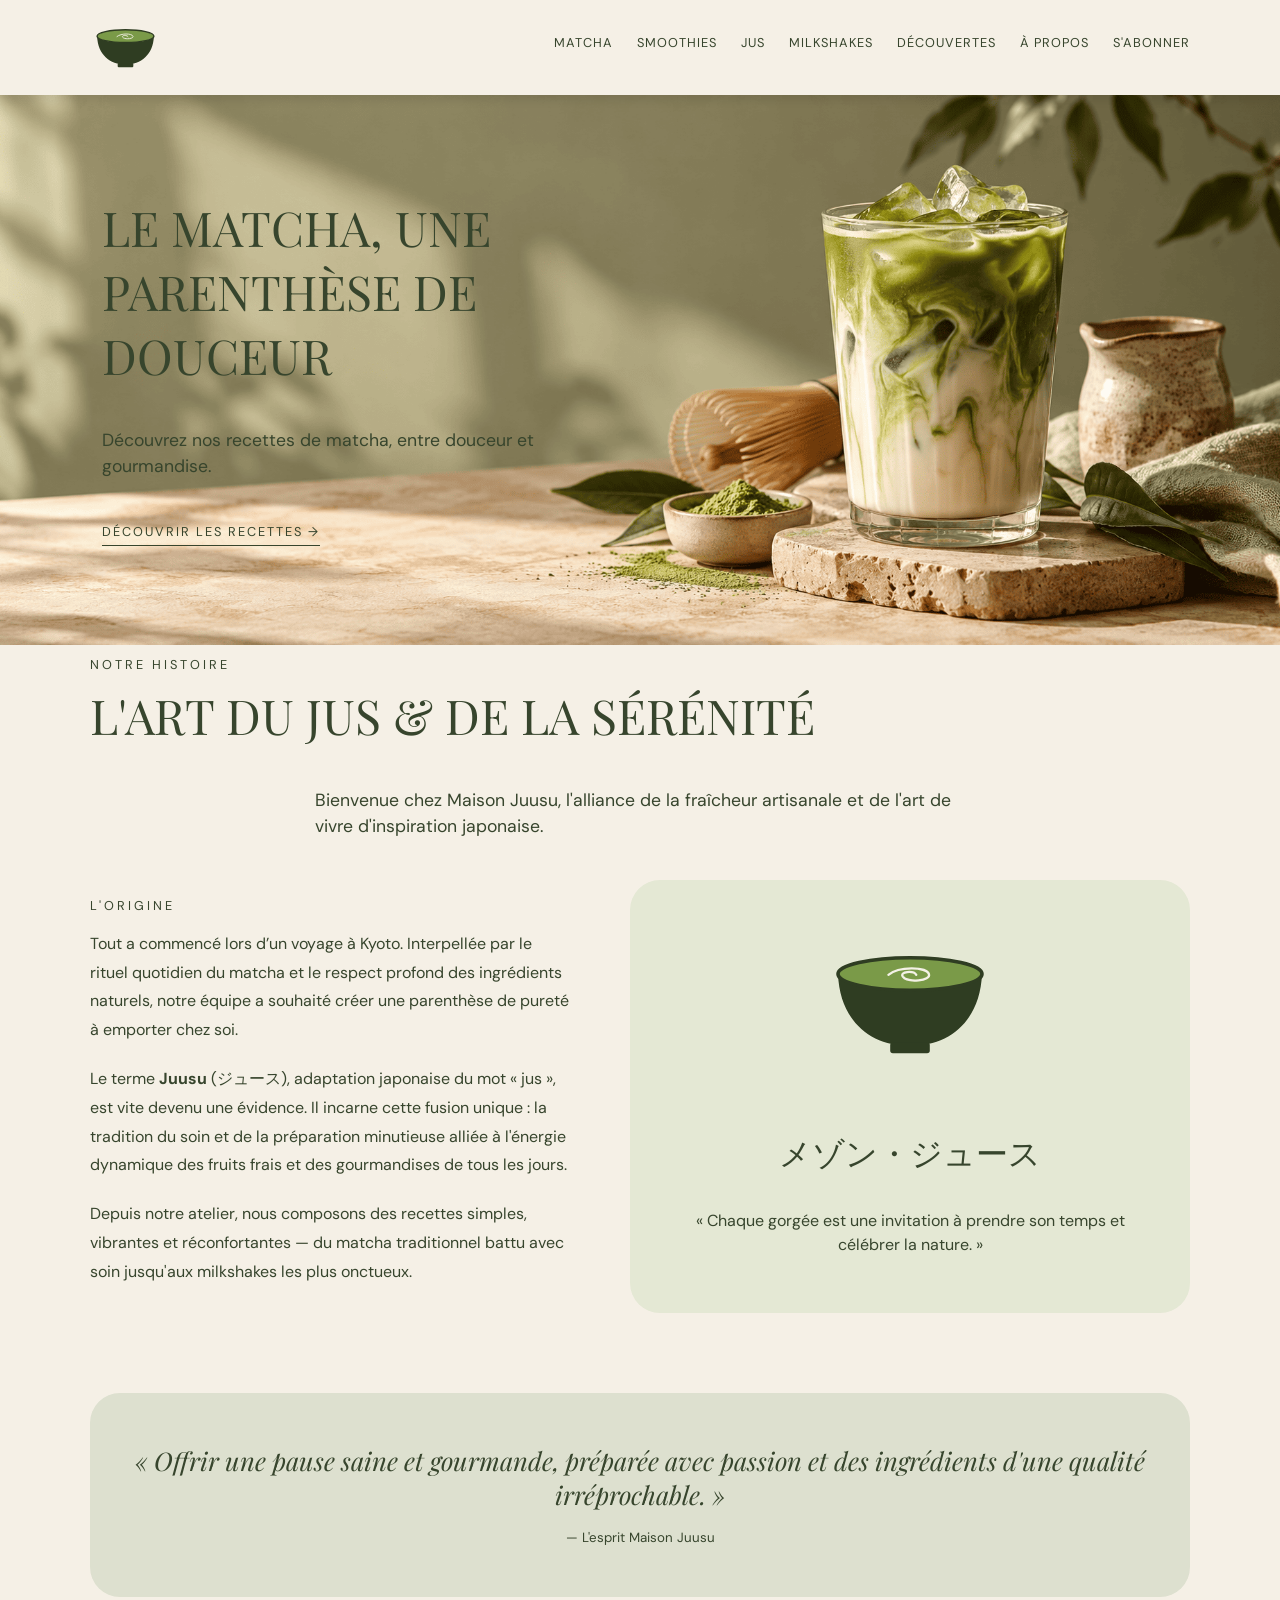
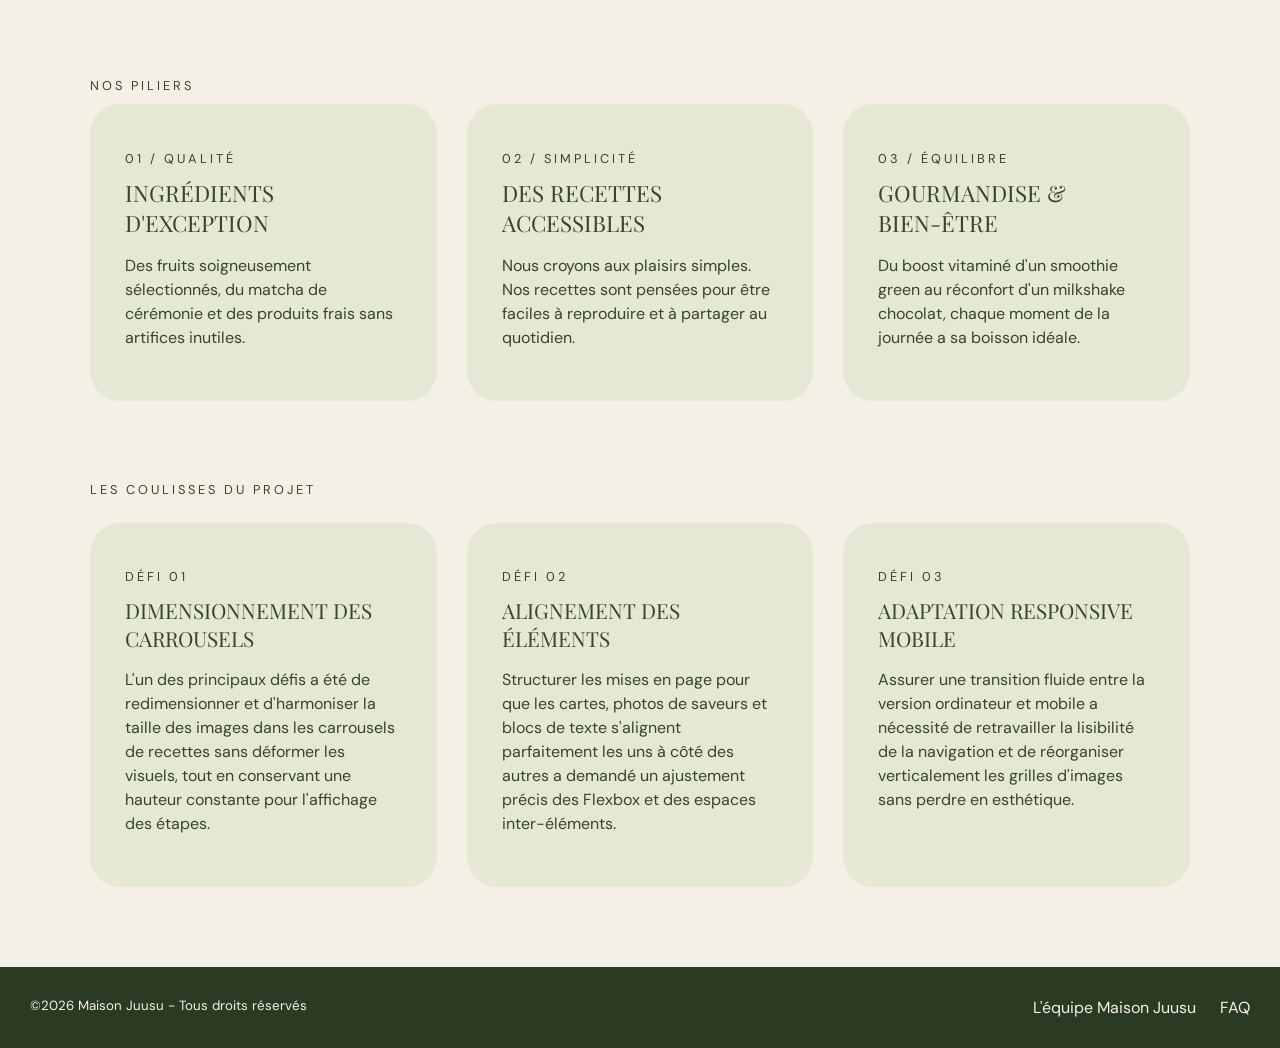
<file: apropos.html>
<!doctype html>
<html lang="fr">
  <head>
    <meta charset="UTF-8" />
    <meta name="viewport" content="width=device-width, initial-scale=1.0" />
    <title>Maison Juusu</title>
    <link rel="stylesheet" href="style.css" />
    <link rel="icon" type="image/svg+xml" href="images/logo_bol.svg" />
</head>
  </head>
  <body>
    <header>
      <div class="container">
        <a href="index.html"
          ><img src="images/logo_bol.svg" alt="logo Maison Juusu" height="60"
        /></a>
        <nav>
          <ul>
            <li><a href="#matcha">Matcha</a></li>
            <li><a href="#smoothies">Smoothies</a></li>
            <li><a href="#jus">Jus</a></li>
            <li><a href="#milkshakes">Milkshakes</a></li>
            <li><a href="decouvertes.html">Découvertes</a></li>
            <li><a href="apropos.html">À propos</a></li>
            <li><a href="abonnement.html">S'abonner</a></li>
          </ul>
        </nav>
      </div>
    </header>

    <!-- Banniere : l'image est mise en fond dans le CSS (comme .banner du cours) -->
    <section id="matcha" class="banner">
      <h1>Le matcha, une parenthèse de douceur</h1>
      <p>Découvrez nos recettes de matcha, entre douceur et gourmandise.</p>
      <a class="lien" href="recettes-matcha.html">Découvrir les recettes →</a>
    </section>

    <main>
  <div class="container">
    <section class="intro-apropos">
      <h2>Notre Histoire</h2>
      <h1>L'art du jus & de la sérénité</h1>
      <p>
        Bienvenue chez Maison Juusu, l'alliance de la fraîcheur artisanale 
        et de l'art de vivre d'inspiration japonaise.
      </p>
    </section>

    <section class="histoire-section">
      <div class="histoire-texte">
        <h2>L'Origine</h2>
        <p>
          Tout a commencé lors d’un voyage à Kyoto. Interpellée par le rituel quotidien 
          du matcha et le respect profond des ingrédients naturels, notre équipe 
          a souhaité créer une parenthèse de pureté à emporter chez soi. 
        </p>
        <p>
          Le terme <strong>Juusu</strong> (ジュース), adaptation japonaise du mot « jus », 
          est vite devenu une évidence. Il incarne cette fusion unique : la tradition du soin et de la préparation minutieuse alliée à l'énergie dynamique des fruits frais et des gourmandises de tous les jours.
        </p>
        <p>
          Depuis notre atelier, nous composons des recettes simples, vibrantes et réconfortantes — 
          du matcha traditionnel battu avec soin jusqu'aux milkshakes les plus onctueux.
        </p>
      </div>

      <div class="histoire-image">
        <img src="images/logo_bol.svg" alt="Maison Juusu Bol" style="max-width: 180px; margin-bottom: 20px;" />
        <h3>メゾン・ジュース</h3>
        <p>« Chaque gorgée est une invitation à prendre son temps et célébrer la nature. »</p>
      </div>
    </section>

    <section class="citation">
      <blockquote>
        « Offrir une pause saine et gourmande, préparée avec passion et des ingrédients d'une qualité irréprochable. »
      </blockquote>
      <small>— L'esprit Maison Juusu</small>
    </section>

    <h2>Nos Piliers</h2>
    <section class="valeurs-grid">
      <div class="valeur-carte">
        <h2>01 / Qualité</h2>
        <h3>Ingrédients d'exception</h3>
        <p>
          Des fruits soigneusement sélectionnés, du matcha de cérémonie et des produits frais sans artifices inutiles.
        </p>
      </div>

      <div class="valeur-carte">
        <h2>02 / Simplicité</h2>
        <h3>Des recettes accessibles</h3>
        <p>
          Nous croyons aux plaisirs simples. Nos recettes sont pensées pour être faciles à reproduire et à partager au quotidien.
        </p>
      </div>

      <div class="valeur-carte">
        <h2>03 / Équilibre</h2>
        <h3>Gourmandise & Bien-être</h3>
        <p>
          Du boost vitaminé d'un smoothie green au réconfort d'un milkshake chocolat, chaque moment de la journée a sa boisson idéale.
        </p>
      </div>
    </section>

    <!-- Nouveau bloc : Les difficultés rencontrées pendant le projet -->
    <h2 class="section-titre-h2">Les Coulisses du Projet</h2>
    <section class="difficultes-grid">
      <div class="difficulte-carte">
        <h2>DÉFI 01</h2>
        <h3>Dimensionnement des carrousels</h3>
        <p>
          L'un des principaux défis a été de redimensionner et d'harmoniser la taille des images dans les carrousels de recettes sans déformer les visuels, tout en conservant une hauteur constante pour l'affichage des étapes.
        </p>
      </div>

      <div class="difficulte-carte">
        <h2>DÉFI 02</h2>
        <h3>Alignement des éléments</h3>
        <p>
          Structurer les mises en page pour que les cartes, photos de saveurs et blocs de texte s'alignent parfaitement les uns à côté des autres a demandé un ajustement précis des Flexbox et des espaces inter-éléments.
        </p>
      </div>

      <div class="difficulte-carte">
        <h2>DÉFI 03</h2>
        <h3>Adaptation Responsive Mobile</h3>
        <p>
          Assurer une transition fluide entre la version ordinateur et mobile a nécessité de retravailler la lisibilité de la navigation et de réorganiser verticalement les grilles d'images sans perdre en esthétique.
        </p>
      </div>
    </section>

  </div>
</main>
<footer>
  <small>&copy;2026 Maison Juusu - Tous droits réservés</small>
  <ul>
    <li><a href="nous.html">L'équipe Maison Juusu</a></li>
    <li><a href="faq.html">FAQ</a></li>
  </ul>
</footer>
</file>
<file: style.css>
@import url("https://fonts.googleapis.com/css2?family=DM+Sans:wght@400;500&family=Playfair+Display:wght@400;500&display=swap");

html {
  font-size: 16px;
}

body {
  font-family: "DM Sans", sans-serif;
  margin: 0;
  background-color: #f5f0e6;
  color: #37452d;
}

h1,
h3 {
  font-family: "Playfair Display", serif;
  font-weight: 400;
  text-transform: uppercase;
}

h1 {
  font-size: 3rem;
  margin-top: 0;
}

h3 {
  font-size: 2rem;
}

/* h2 = petit sur-titre en majuscules */
h2 {
  font-size: 0.8rem;
  font-weight: 400;
  text-transform: uppercase;
  letter-spacing: 3px;
}

p {
  line-height: 1.5;
}

a {
  text-decoration: none;
  color: inherit;
}

a:hover {
  color: #947052;
}

/* liens texte soulignes ("Découvrir les recettes →") */
.lien {
  font-size: 0.8rem;
  text-transform: uppercase;
  letter-spacing: 2px;
  border-bottom: solid 1px;
  padding-bottom: 5px;
}

.container {
  margin-left: auto;
  margin-right: auto;
  max-width: 1100px;
  padding-left: 1rem;
  padding-right: 1rem;
}

/* HEADER */

header {
  background-color: #f5f0e6;
  padding: 15px 30px;
  position: sticky;
  top: 0;
  box-shadow: 0px 4px 10px rgba(0, 0, 0, 0.1);
}

header .container {
  display: flex;
  justify-content: space-between;
}

nav ul {
  list-style: none;
  padding-left: 0;
  display: flex;
  gap: 1.5rem;
}

nav a {
  font-size: 0.8rem;
  text-transform: uppercase;
  letter-spacing: 1px;
}

/* BANNIERE MATCHA */

.banner {
  height: 350px;
  padding: 100px 8%;
  background-image: url("images/banniere.png");
  background-repeat: no-repeat;
  background-position: center;
  background-size: cover;
}

.banner h1 {
  max-width: 500px;
}

.banner p {
  max-width: 450px;
  font-size: 1.1rem;
  margin-bottom: 40px;
}

/* SECTION SMOOTHIES */

#smoothies {
  display: flex;
  gap: 40px;
  padding-top: 60px;
  padding-bottom: 60px;
}

.smoothies-titre {
  flex-basis: 30%;
}

/* la phrase d'accroche devient le grand titre */
.smoothies-titre p {
  font-family: "Playfair Display", serif;
  font-size: 1.8rem;
  text-transform: uppercase;
  line-height: 1.2;
}

.saveurs {
  flex-basis: 70%;
  display: flex;
  gap: 15px;
}

.saveurs figure {
  flex-basis: 20%;
  margin: 0;
  text-align: center;
}

.saveurs img {
  width: 100%;
}

figcaption {
  font-size: 0.7rem;
  margin-top: 1rem;
  text-transform: uppercase;
  letter-spacing: 1px;
}

.jus h2,
.milkshake h2 {
  font-family: "Playfair Display", serif;
  font-size: 2.5rem;
  letter-spacing: 0;
}

/* SECTION JUS */

#jus {
  display: flex;
  background-color: #dde0cf;
}

.bissap {
  flex-basis: 50%;
  background-image: url("images/bissap.png");
  background-repeat: no-repeat;
  background-position: center;
  background-size: cover;
}

.bissap img {
  width: 100%;
}

.jus {
  flex-basis: 50%;
  padding: 100px 60px;
}

.jus p {
  margin-bottom: 40px;
}

/* SECTION PHILOSOPHIE */

#philosophie {
  padding-top: 60px;
  padding-bottom: 60px;
}

.philosophie {
  display: flex;
  gap: 60px;
}

.philosophie-titre {
  flex-basis: 50%;
}

.philosophie-texte {
  flex-basis: 50%;
  border-left: solid 1px #37452d;
  padding-left: 40px;
}

/* SECTION MILKSHAKES */

#milkshakes {
  display: flex;
  justify-content: flex-end; /* pousse le texte a droite */
  background-image: url("images/milkshake.png");
  background-repeat: no-repeat;
  background-position: center;
  background-size: cover;
}

.milkshake-photo {
  flex-basis: 50%;
}

.milkshake-photo img {
  width: 100%;
  height: 100%;
  object-fit: cover;
}

.milkshake {
  flex-basis: 45%;
  padding: 100px 60px;
  color: #f5f0e6;
}

.milkshake p {
  margin-bottom: 40px;
}

footer {
  display: flex;
  justify-content: space-between;
  background-color: #2c3a24;
  color: #f5f0e6;
  padding: 30px;
}

footer ul {
  list-style: none;
  padding-left: 0;
  margin: 0;
  display: flex;
  gap: 1.5rem;
}

/* PAGE RECETTE */
.bannerfraise {
  height: 350px;
  padding: 100px 8%;
  background-image: url("images/Smoothie.png");
  background-repeat: no-repeat;
  background-position: center;
  background-size: cover;
  background-attachment: fixed;
}
.bannerMilkshake{
 height: 350px;
  padding: 100px 8%;
  background-image: url("images/banniere\ milkshake.png");
  background-repeat: no-repeat;
  background-position: center;
  background-size: cover;
  background-attachment: fixed;
} 


.recette-intro {
  text-align: center;
  padding-top: 60px;
  padding-bottom: 30px;
}

.recette-infos {
  font-size: 0.8rem;
  text-transform: uppercase;
  letter-spacing: 2px;
}

/* les 3 blocs cote a cote */
.recette-blocs {
  display: flex;
  align-items: flex-start; /* chaque bloc garde sa hauteur quand on l'ouvre */
  gap: 30px;
  padding-top: 60px;
  padding-bottom: 80px;
}

.bloc {
  flex-basis: 33%;
  background-color: #e4e8d4;
  border-radius: 30px;
  padding: 30px;
}

/* petit titre simple en gras */
.bloc h2 {
  font-family: "DM Sans", sans-serif;
  font-size: 1rem;
  font-weight: 600;
  text-transform: none;
  letter-spacing: 0;
  margin-bottom: 10px;
}

.bloc p {
  font-size: 0.9rem;
}

.bloc ul,
.bloc ol {
  border-top: solid 1px #37452d;
  padding-top: 20px;
  padding-left: 20px;
  line-height: 1.8;
  font-size: 0.9rem;
}

.carousel-inner {
  max-width: auto;
  margin: 0px;
}

.carousel-inner .carousel-item img {
  width: 100%;
  height: 500px;
  object-fit: cover;
}

/* SECTION DES NOTES ET COMMENTAIRES */

.espace-avis {
  background-color: #dde0cf;
  padding: 40px;
  margin-top: 30px;
  margin-bottom: 60px;
  margin-left: auto;
  margin-right: auto;
  max-width: 1100px;
  border-radius: 30px;
}

/* Titre de la section (meme style que tes autres sur-titres) */
.espace-avis h2 {
  margin-bottom: 25px;
}

/* Organisation du formulaire */
.espace-avis form {
  display: flex;
  flex-direction: column;
  gap: 12px;
}

/* Champs de saisie */
.espace-avis select,
.espace-avis textarea {
  width: 100%;
  max-width: 600px;
  padding: 12px;
  border: solid 1px #37452d;
  background-color: #f5f0e6;
  color: #37452d;
  font-family: inherit; /* les champs ne prennent pas la police du site par defaut */
  font-size: 1rem;
  box-sizing: border-box;
}

/* Zone de commentaire */
.espace-avis textarea {
  height: 120px;
}

/* Bouton de publication (style de tes liens .lien) */
.espace-avis button {
  width: 200px;
  padding: 12px;
  background-color: #37452d;
  color: #f5f0e6;
  border: none;
  font-family: inherit;
  font-size: 0.8rem;
  text-transform: uppercase;
  letter-spacing: 2px;
}

/* Couleur du bouton au survol */
.espace-avis button:hover {
  background-color: #947052;
}

/* Liste des avis */
#listeAvis {
  margin-top: 25px;
}

 @media screen and (max-width: 820px) {
        .vedettes {
          flex-direction: column;
        }

        .grille {
          grid-template-columns: repeat(2, 1fr);
        }
      }
    
.intro-recettes {
        text-align: center;
        padding-top: 60px;
        padding-bottom: 30px;
      }

      .intro-recettes p {
        max-width: 560px;
        margin: 0 auto;
      }

      .sous-titre {
        text-align: center;
        margin-top: 50px;
        margin-bottom: 30px;
      }

      /* Les 2 recettes mises en avant */
      .vedettes {
        display: flex;
        gap: 30px;
        padding-bottom: 20px;
      }

      .vedette {
        flex-basis: 50%;
        background-color: #e4e8d4;
        border-radius: 30px;
        overflow: hidden;
      }

      .vedette img {
        width: 100%;
        height: 320px;
        object-fit: cover;
        display: block;
      }

      /* Milkshake chocolat : image décalée un peu vers la gauche */
      .vedette img.cadre-chocolat {
        object-position: 65% 50%;
      }

      .vedette .texte {
        padding: 30px;
      }

      .vedette h3 {
        font-size: 1.6rem;
        margin: 0 0 10px;
      }

      .categorie {
        font-size: 0.7rem;
        text-transform: uppercase;
        letter-spacing: 2px;
        color: #947052;
      }

      .infos {
        display: block;
        font-size: 0.8rem;
        text-transform: uppercase;
        letter-spacing: 1px;
        margin: 15px 0 25px;
        font-weight: 500;
      }

      /* Les recettes "pour faire joli" */
      .grille {
        display: grid;
        grid-template-columns: repeat(4, 1fr);
        gap: 20px;
        padding-bottom: 80px;
      }

      .carte {
        background-color: #e4e8d4;
        border-radius: 24px;
        overflow: hidden;
      }

      .carte img {
        width: 100%;
        height: 180px;
        object-fit: cover;
        display: block;
      }

      .carte .texte {
        padding: 18px 20px 22px;
      }

      .carte h4 {
        font-family: "Playfair Display", serif;
        font-weight: 400;
        font-size: 1.1rem;
        text-transform: uppercase;
        margin: 6px 0 8px;
      }

      .carte p {
        font-size: 0.85rem;
        margin: 0 0 10px;
      }

      .carte .infos {
        margin: 0;
        font-size: 0.7rem;
      }

      /* Recadrage des photos larges (bannières) : on garde le sujet */
      .carte img.cadre-matcha {
        object-position: 80% 50%;
      }

      .carte img.cadre-milkshake {
        object-position: 20% 50%;
      }

/*Style a propos*/
.intro-apropos p {
    max-width: 650px;
    margin: 0 auto;
    font-size: 1.1rem;
  }

  .histoire-section {
    display: flex;
    align-items: center;
    gap: 60px;
    padding-top: 40px;
    padding-bottom: 80px;
  }

  .histoire-texte {
    flex: 1;
  }

  .histoire-texte p {
    margin-bottom: 20px;
    line-height: 1.8;
  }

  .histoire-image {
    flex: 1;
    background-color: #e4e8d4;
    border-radius: 30px;
    overflow: hidden;
    padding: 40px;
    text-align: center;
  }

  .valeurs-grid {
    display: flex;
    gap: 30px;
    padding-bottom: 60px;
  }

  .valeur-carte {
    flex: 1;
    background-color: #e4e8d4;
    border-radius: 30px;
    padding: 35px;
  }

  .valeur-carte h3 {
    font-size: 1.4rem;
    margin-top: 0;
    margin-bottom: 15px;
  }

  .citation {
    background-color: #dde0cf;
    border-radius: 30px;
    padding: 50px 40px;
    text-align: center;
    margin-bottom: 80px;
  }

  .citation blockquote {
    font-family: "Playfair Display", serif;
    font-size: 1.6rem;
    margin: 0 0 15px 0;
    font-style: italic;
  }

  /* Section coulisses et difficultés */
  .section-titre-h2 {
    margin-top: 20px;
    margin-bottom: 25px;
  }

  .difficultes-grid {
    display: flex;
    gap: 30px;
    padding-bottom: 80px;
  }

  .difficulte-carte {
    flex: 1;
    background-color: #e4e8d4;
    border-radius: 30px;
    padding: 35px;
  }

  .difficulte-carte h3 {
    font-size: 1.3rem;
    margin-top: 0;
    margin-bottom: 15px;
  }

   @media screen and (max-width: 820px) {
    .histoire-section,
    .valeurs-grid,
    .difficultes-grid {
      flex-direction: column;
    }
  }






/* styles mobiles - responsive design */

@media screen and (max-width: 820px) {
  header nav {
    display: none;
  }

  h1 {
    font-size: 2.2rem;
  }

  .banner {
    height: 250px;
    padding: 60px 8%;
  }

  #smoothies,
  #jus,
  .philosophie,
  #milkshakes,
  footer {
    flex-direction: column;
  }

  .philosophie-texte {
    border-left: none;
    padding-left: 0;
  }
}


/*
</file>
